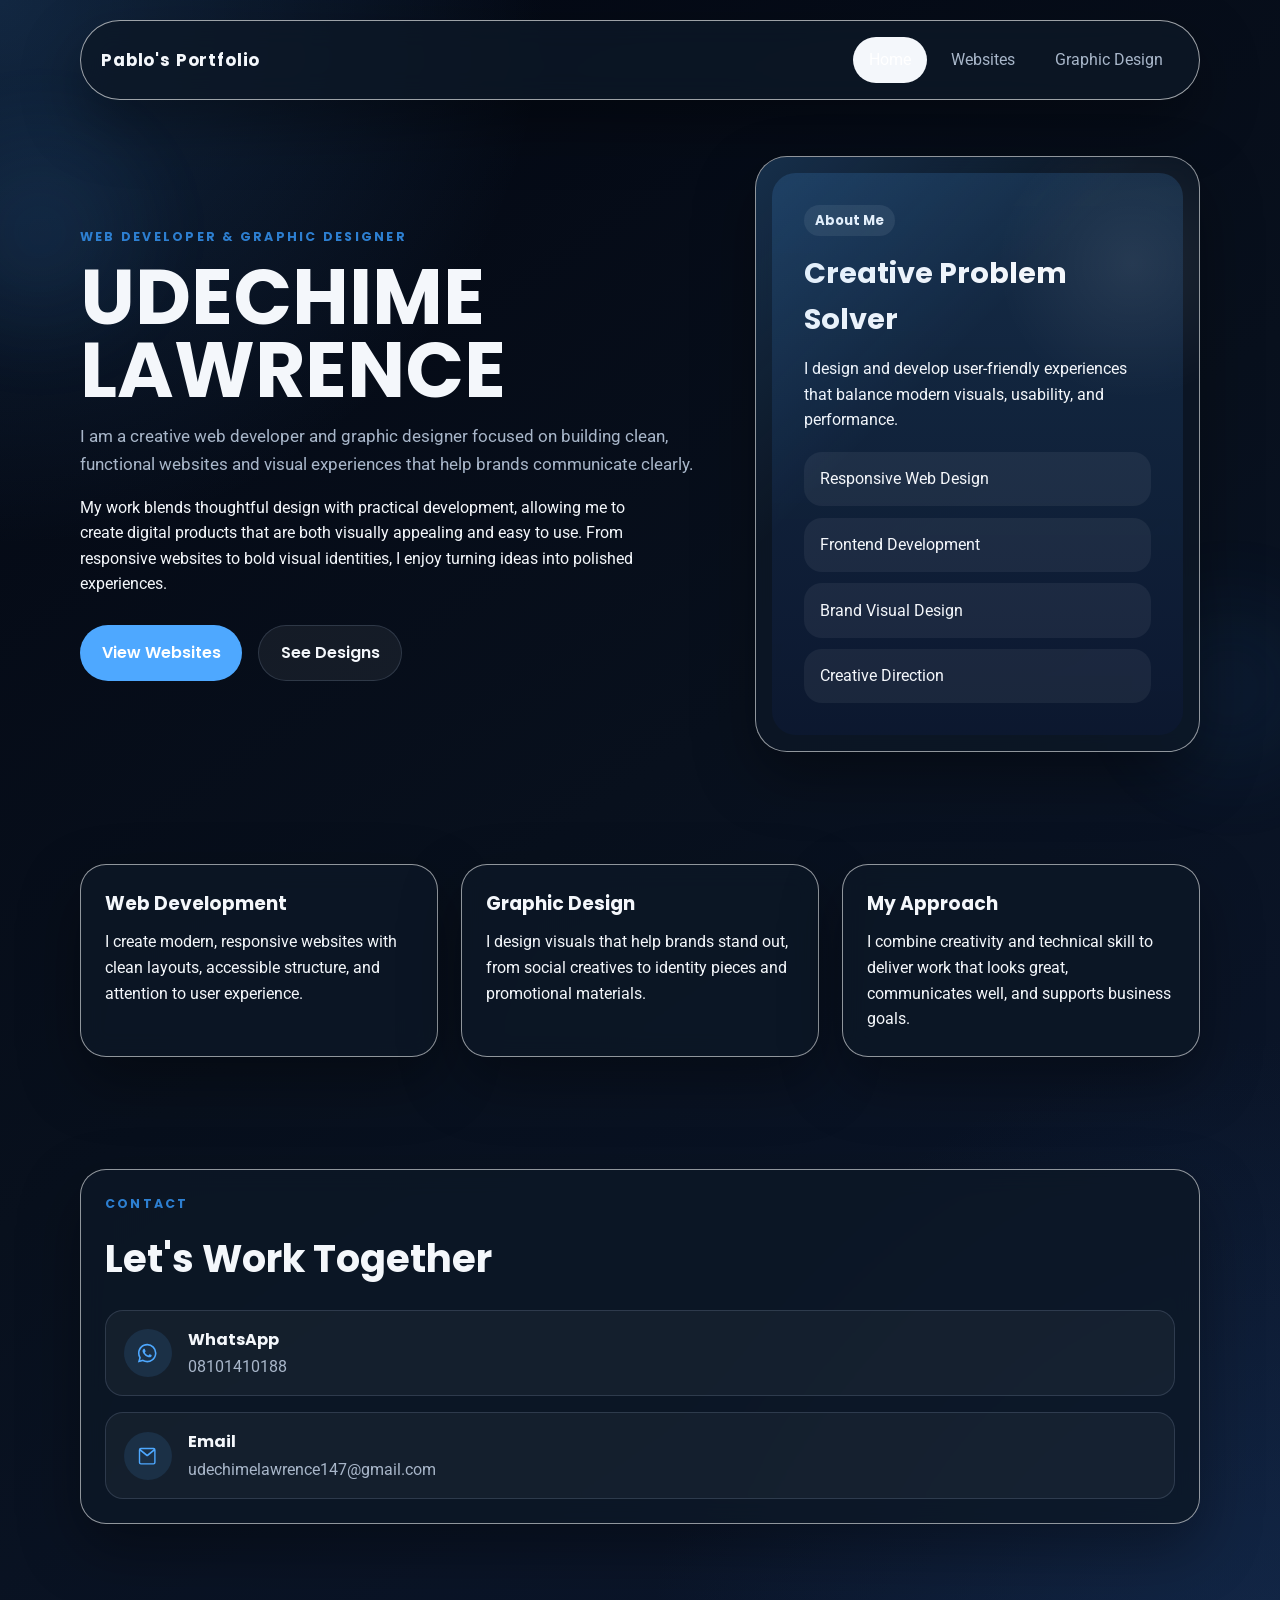
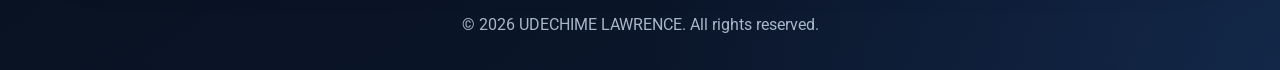
<file: index.html>
<!DOCTYPE html>
<html lang="en">
<head>
  <meta charset="UTF-8">
  <meta name="viewport" content="width=device-width, initial-scale=1.0">
  <title>Pablo's Portfolio | Home</title>
  <link rel="preconnect" href="https://fonts.googleapis.com">
  <link rel="preconnect" href="https://fonts.gstatic.com" crossorigin>
  <link href="https://fonts.googleapis.com/css2?family=Poppins:wght@400;500;600;700;800&family=Roboto:wght@400;500;700&display=swap" rel="stylesheet">
  <link rel="stylesheet" href="styles.css">
</head>
<body>
  <header class="site-header">
    <nav class="navbar">
      <a class="brand" href="index.html">Pablo's Portfolio</a>
      <div class="nav-links">
        <a class="active" href="index.html">Home</a>
        <a href="projects.html">Websites</a>
        <a href="designs.html">Graphic Design</a>
      </div>
    </nav>
  </header>

  <main>
    <section class="hero section">
      <div class="hero-copy">
        <p class="eyebrow">Web Developer & Graphic Designer</p>
        <h1>UDECHIME LAWRENCE</h1>
        <p class="lead">
          I am a creative web developer and graphic designer focused on building clean,
          functional websites and visual experiences that help brands communicate clearly.
        </p>
        <p>
          My work blends thoughtful design with practical development, allowing me to create
          digital products that are both visually appealing and easy to use. From responsive
          websites to bold visual identities, I enjoy turning ideas into polished experiences.
        </p>
        <div class="hero-actions">
          <a class="button primary" href="projects.html">View Websites</a>
          <a class="button secondary" href="designs.html">See Designs</a>
        </div>
      </div>
      <div class="hero-card">
        <div class="profile-panel">
          <span class="panel-label">About Me</span>
          <h2>Creative Problem Solver</h2>
          <p>
            I design and develop user-friendly experiences that balance modern visuals,
            usability, and performance.
          </p>
          <ul class="skill-list">
            <li>Responsive Web Design</li>
            <li>Frontend Development</li>
            <li>Brand Visual Design</li>
            <li>Creative Direction</li>
          </ul>
        </div>
      </div>
    </section>

    <section class="section intro-grid">
      <article class="info-card">
        <h3>Web Development</h3>
        <p>
          I create modern, responsive websites with clean layouts, accessible structure,
          and attention to user experience.
        </p>
      </article>
      <article class="info-card">
        <h3>Graphic Design</h3>
        <p>
          I design visuals that help brands stand out, from social creatives to identity
          pieces and promotional materials.
        </p>
      </article>
      <article class="info-card">
        <h3>My Approach</h3>
        <p>
          I combine creativity and technical skill to deliver work that looks great,
          communicates well, and supports business goals.
        </p>
      </article>
    </section>

    <section class="section">
      <div class="section-heading contact-panel">
        <p class="eyebrow">Contact</p>
        <h2>Let's Work Together</h2>
        <div class="contact-list">
          <a class="contact-item" href="https://wa.me/2348101410188" target="_blank" rel="noreferrer">
            <span class="contact-icon" aria-hidden="true">
              <svg viewBox="0 0 24 24" role="img">
                <path d="M19.05 4.94A9.86 9.86 0 0 0 12.03 2C6.56 2 2.1 6.46 2.1 11.93c0 1.75.46 3.46 1.33 4.97L2 22l5.24-1.38a9.9 9.9 0 0 0 4.79 1.22h.01c5.47 0 9.93-4.46 9.93-9.93a9.84 9.84 0 0 0-2.92-6.97Zm-7.02 15.2h-.01a8.2 8.2 0 0 1-4.18-1.14l-.3-.18-3.11.82.83-3.03-.2-.31a8.2 8.2 0 0 1-1.26-4.37c0-4.52 3.68-8.2 8.21-8.2a8.14 8.14 0 0 1 5.81 2.41 8.15 8.15 0 0 1 2.4 5.8c0 4.53-3.68 8.21-8.19 8.21Zm4.5-6.14c-.25-.13-1.47-.73-1.7-.82-.23-.08-.39-.13-.56.13-.16.25-.65.82-.79.99-.15.16-.29.19-.54.07-.25-.13-1.05-.39-1.99-1.25-.73-.65-1.22-1.46-1.37-1.71-.14-.25-.01-.39.11-.52.11-.11.25-.29.37-.43.12-.15.16-.25.25-.42.08-.16.04-.3-.02-.43-.07-.13-.56-1.34-.76-1.83-.2-.48-.4-.42-.56-.42h-.48c-.16 0-.43.06-.65.3-.22.25-.85.83-.85 2.03 0 1.2.87 2.35 1 2.51.12.16 1.68 2.56 4.06 3.59.57.25 1.01.39 1.36.5.57.18 1.09.15 1.5.09.46-.07 1.47-.6 1.68-1.18.21-.59.21-1.09.14-1.19-.06-.1-.22-.16-.47-.29Z"/>
              </svg>
            </span>
            <span>
              <strong>WhatsApp</strong>
              <span>08101410188</span>
            </span>
          </a>
          <a class="contact-item" href="mailto:udechimelawrence147@gmail.com">
            <span class="contact-icon" aria-hidden="true">
              <svg viewBox="0 0 24 24" role="img">
                <path d="M3 5.25A2.25 2.25 0 0 1 5.25 3h13.5A2.25 2.25 0 0 1 21 5.25v13.5A2.25 2.25 0 0 1 18.75 21H5.25A2.25 2.25 0 0 1 3 18.75V5.25Zm2.03-.75L12 10.08l6.97-5.58H5.03Zm14.47 1.92-6.56 5.25a1.5 1.5 0 0 1-1.88 0L4.5 6.42v12.33c0 .41.34.75.75.75h13.5c.41 0 .75-.34.75-.75V6.42Z"/>
              </svg>
            </span>
            <span>
              <strong>Email</strong>
              <span>udechimelawrence147@gmail.com</span>
            </span>
          </a>
        </div>
      </div>
    </section>
  </main>

  <footer class="site-footer">
    <p>&copy; 2026 UDECHIME LAWRENCE. All rights reserved.</p>
  </footer>
</body>
</html>
</file>
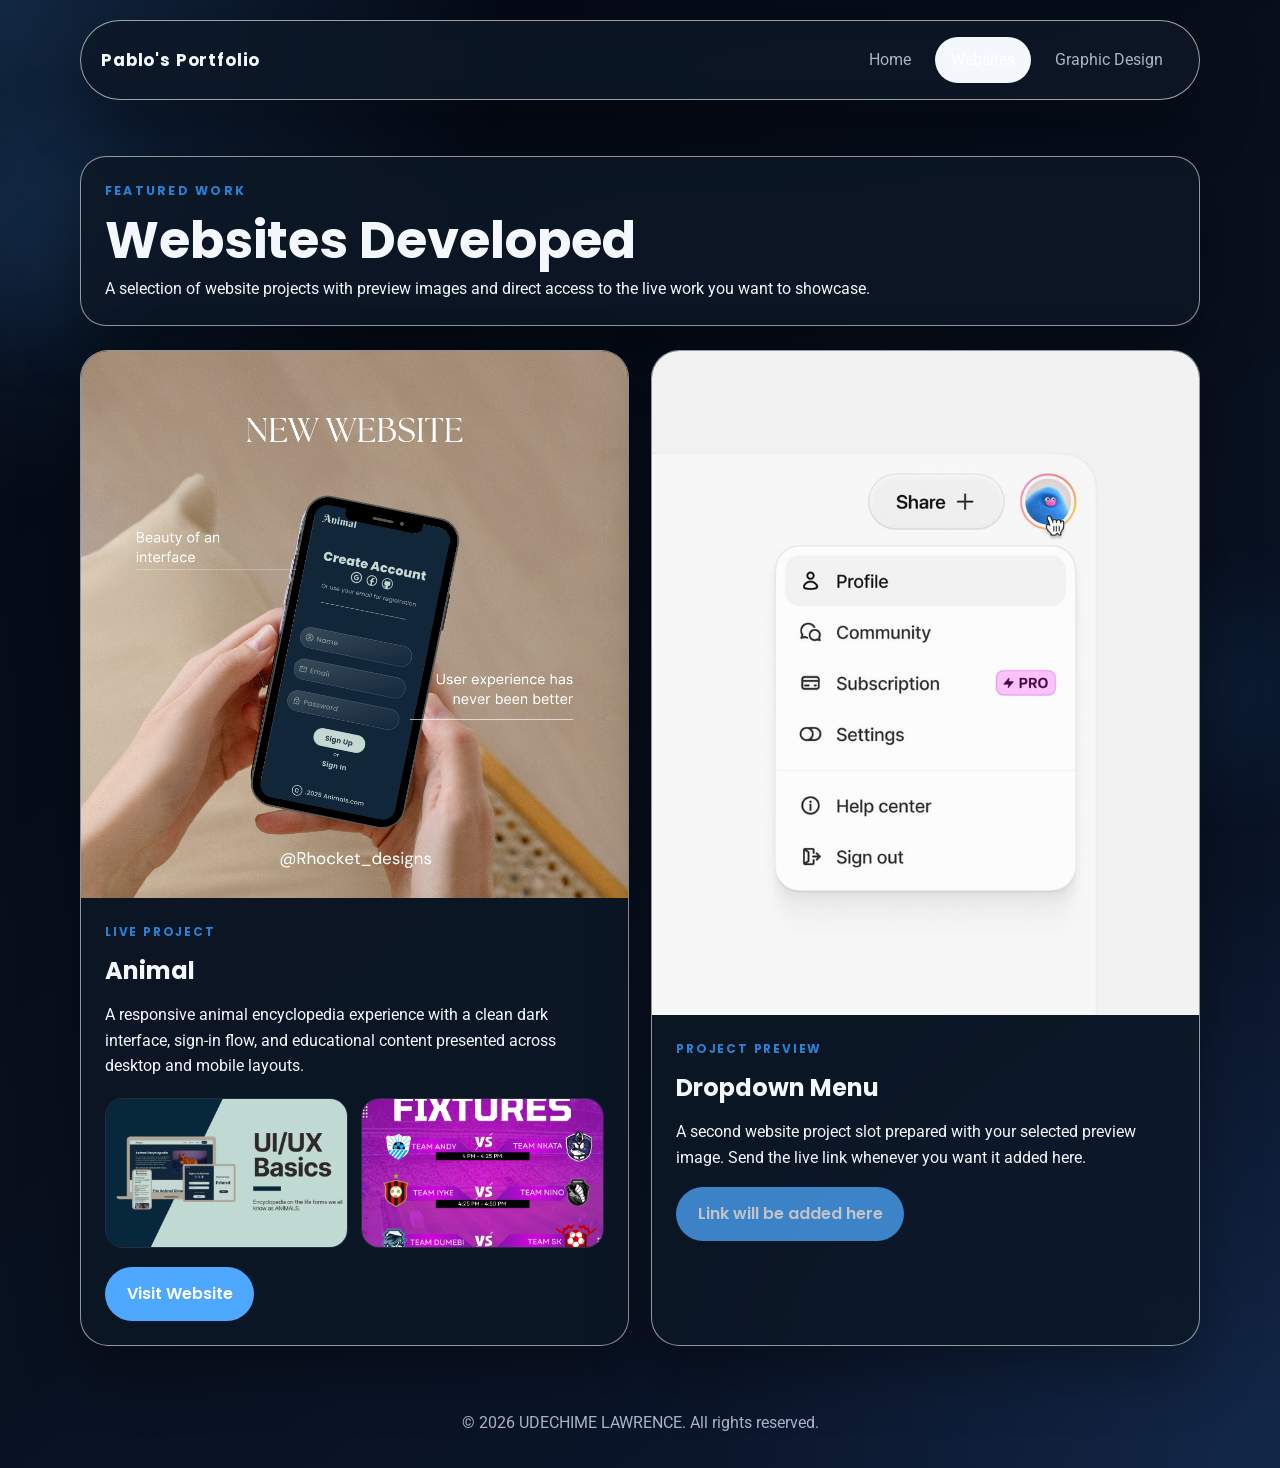
<file: projects.html>
<!DOCTYPE html>
<html lang="en">
<head>
  <meta charset="UTF-8">
  <meta name="viewport" content="width=device-width, initial-scale=1.0">
  <title>Pablo's Portfolio | Websites</title>
  <link rel="preconnect" href="https://fonts.googleapis.com">
  <link rel="preconnect" href="https://fonts.gstatic.com" crossorigin>
  <link href="https://fonts.googleapis.com/css2?family=Poppins:wght@400;500;600;700;800&family=Roboto:wght@400;500;700&display=swap" rel="stylesheet">
  <link rel="stylesheet" href="styles.css">
</head>
<body>
  <header class="site-header">
    <nav class="navbar">
      <a class="brand" href="index.html">Pablo's Portfolio</a>
      <div class="nav-links">
        <a href="index.html">Home</a>
        <a class="active" href="projects.html">Websites</a>
        <a href="designs.html">Graphic Design</a>
      </div>
    </nav>
  </header>

  <main class="section">
    <div class="section-heading">
      <p class="eyebrow">Featured Work</p>
      <h1>Websites Developed</h1>
      <p>
        A selection of website projects with preview images and direct access to the live work you
        want to showcase.
      </p>
    </div>

    <section class="project-grid">
      <article class="project-card">
        <div class="project-image">
          <img src="images/img 1.png" alt="Animal website preview">
        </div>
        <div class="project-content">
          <p class="project-tag">Live Project</p>
          <h2>Animal</h2>
          <p>
            A responsive animal encyclopedia experience with a clean dark interface, sign-in flow,
            and educational content presented across desktop and mobile layouts.
          </p>
          <div class="project-preview-row">
            <img src="images/img 5.png" alt="Animal website preview detail one">
            <img src="images/img 7.png" alt="Animal website preview detail two">
          </div>
          <a class="button primary" href="https://pabloslic.github.io/Animal/" target="_blank" rel="noreferrer">Visit Website</a>
        </div>
      </article>

      <article class="project-card">
        <div class="project-image">
          <img src="images/img 12.jpg" alt="Dropdown Menu website preview">
        </div>
        <div class="project-content">
          <p class="project-tag">Project Preview</p>
          <h2>Dropdown Menu</h2>
          <p>
            A second website project slot prepared with your selected preview image. Send the live
            link whenever you want it added here.
          </p>
          <a class="button primary disabled-link" href="#" aria-disabled="true">Link will be added here</a>
        </div>
      </article>
    </section>
  </main>

  <footer class="site-footer">
    <p>&copy; 2026 UDECHIME LAWRENCE. All rights reserved.</p>
  </footer>
</body>
</html>
</file>
<file: styles.css>
:root {
  --bg: #07111f;
  --surface: rgba(13, 24, 39, 0.82);
  --surface-strong: #101d31;
  --text: #f4f7fb;
  --muted: #a8b6c9;
  --accent: #4ea8ff;
  --accent-dark: #2d7fd1;
  --line: rgba(180, 206, 236, 0.16);
  --shadow: 0 24px 60px rgba(0, 0, 0, 0.35);
}

* {
  box-sizing: border-box;
  margin: 0;
  padding: 0;
}

body {
  position: relative;
  min-height: 100vh;
  font-family: "Roboto", sans-serif;
  color: var(--text);
  background:
    radial-gradient(circle at top left, rgba(78, 168, 255, 0.2), transparent 26%),
    radial-gradient(circle at bottom right, rgba(28, 62, 108, 0.4), transparent 30%),
    linear-gradient(145deg, #030712 0%, #08101d 48%, #0c1830 100%);
  line-height: 1.6;
  overflow-x: hidden;
}

body::before,
body::after {
  content: "";
  position: fixed;
  inset: auto;
  border-radius: 999px;
  pointer-events: none;
  filter: blur(24px);
  opacity: 0.55;
  z-index: -1;
}

body::before {
  top: 8%;
  left: -120px;
  width: 320px;
  height: 320px;
  background: radial-gradient(circle, rgba(78, 168, 255, 0.2), transparent 68%);
}

body::after {
  right: -90px;
  bottom: 8%;
  width: 280px;
  height: 280px;
  background: radial-gradient(circle, rgba(45, 127, 209, 0.18), transparent 70%);
}

a {
  color: inherit;
  text-decoration: none;
}

img {
  display: block;
  max-width: 100%;
}

.site-header,
.site-footer,
.section {
  width: min(1120px, calc(100% - 2rem));
  margin: 0 auto;
}

.site-header {
  padding: 1.25rem 0 0.5rem;
}

.navbar {
  display: flex;
  align-items: center;
  justify-content: space-between;
  gap: 1rem;
  padding: 1rem 1.25rem;
  background: var(--surface);
  border: 1px solid rgba(255, 255, 255, 0.6);
  backdrop-filter: blur(14px);
  border-radius: 999px;
  box-shadow: var(--shadow);
}

.brand {
  font-family: "Poppins", sans-serif;
  font-size: 1.05rem;
  font-weight: 700;
  letter-spacing: 0.05em;
}

.nav-links {
  display: flex;
  gap: 0.5rem;
  flex-wrap: wrap;
}

.nav-links a {
  padding: 0.65rem 1rem;
  border-radius: 999px;
  color: var(--muted);
  transition: 0.25s ease;
}

.nav-links a:hover,
.nav-links a.active {
  background: var(--text);
  color: #fff;
}

.section {
  padding: 3rem 0 4rem;
}

.hero {
  display: grid;
  grid-template-columns: 1.3fr 0.9fr;
  gap: 2rem;
  align-items: center;
  position: relative;
}

.eyebrow {
  margin-bottom: 0.9rem;
  color: var(--accent-dark);
  font-family: "Poppins", sans-serif;
  text-transform: uppercase;
  letter-spacing: 0.18em;
  font-size: 0.78rem;
  font-weight: 700;
}

h1 {
  font-family: "Poppins", sans-serif;
  font-size: clamp(2.8rem, 6vw, 5.1rem);
  line-height: 0.95;
  margin-bottom: 1rem;
}

.lead {
  font-size: 1.08rem;
  color: var(--muted);
  margin-bottom: 1rem;
}

.hero-copy p:last-of-type {
  max-width: 62ch;
}

.hero-actions {
  display: flex;
  flex-wrap: wrap;
  gap: 1rem;
  margin-top: 1.75rem;
}

.button {
  display: inline-flex;
  align-items: center;
  justify-content: center;
  padding: 0.9rem 1.35rem;
  border-radius: 999px;
  font-family: "Poppins", sans-serif;
  font-weight: 600;
  transition: background 0.2s ease;
}

.button.primary {
  background: var(--accent);
  color: #fff;
}

.button.primary:hover {
  background: var(--accent-dark);
}

.button.secondary {
  border: 1px solid var(--line);
  background: rgba(255, 255, 255, 0.06);
}

.hero-card,
.info-card,
.project-card,
.gallery-card,
.section-heading {
  background: var(--surface);
  border: 1px solid rgba(255, 255, 255, 0.55);
  box-shadow: var(--shadow);
  backdrop-filter: blur(12px);
}

.hero-card {
  position: relative;
  border-radius: 32px;
  padding: 1rem;
  overflow: hidden;
}

.hero-card::before {
  content: "";
  position: absolute;
  inset: 0;
  background:
    linear-gradient(135deg, rgba(78, 168, 255, 0.18), transparent 38%),
    radial-gradient(circle at 85% 18%, rgba(255, 255, 255, 0.08), transparent 22%);
  pointer-events: none;
}

.profile-panel {
  min-height: 100%;
  border-radius: 24px;
  padding: 2rem;
  background: linear-gradient(180deg, rgba(78, 168, 255, 0.16), rgba(12, 24, 48, 0.94));
}

.panel-label {
  display: inline-block;
  margin-bottom: 0.9rem;
  padding: 0.3rem 0.7rem;
  border-radius: 999px;
  background: rgba(255, 255, 255, 0.08);
  font-family: "Poppins", sans-serif;
  font-size: 0.82rem;
  font-weight: 700;
}

.profile-panel h2 {
  margin-bottom: 0.85rem;
  font-family: "Poppins", sans-serif;
  font-size: 1.8rem;
}

.skill-list {
  margin-top: 1.2rem;
  list-style: none;
  display: grid;
  gap: 0.7rem;
}

.skill-list li {
  padding: 0.9rem 1rem;
  border-radius: 18px;
  background: rgba(255, 255, 255, 0.06);
}

.intro-grid,
.project-grid,
.gallery-grid {
  display: grid;
  gap: 1.4rem;
}

.intro-grid {
  grid-template-columns: repeat(3, minmax(0, 1fr));
}

.info-card,
.section-heading {
  padding: 1.5rem;
  border-radius: 26px;
}

.info-card,
.project-card,
.gallery-card {
  transition: box-shadow 0.28s ease, border-color 0.28s ease;
}

.info-card:hover,
.project-card:hover,
.gallery-card:hover {
  box-shadow: 0 28px 70px rgba(0, 0, 0, 0.42);
  border-color: rgba(78, 168, 255, 0.35);
}

.info-card h3 {
  margin-bottom: 0.65rem;
  font-family: "Poppins", sans-serif;
}

.section-heading {
  margin-bottom: 1.5rem;
}

.section-heading h1 {
  font-size: clamp(2rem, 4vw, 3.4rem);
  margin-bottom: 0.7rem;
}

.contact-panel h2 {
  font-family: "Poppins", sans-serif;
  font-size: clamp(1.8rem, 3vw, 2.6rem);
  margin-bottom: 1rem;
}

.contact-list {
  display: grid;
  gap: 1rem;
  margin-top: 1.25rem;
}

.contact-item {
  display: flex;
  align-items: center;
  gap: 1rem;
  padding: 1rem 1.1rem;
  border: 1px solid var(--line);
  border-radius: 18px;
  background: rgba(255, 255, 255, 0.04);
  transition: border-color 0.2s ease, background 0.2s ease;
}

.contact-item:hover {
  border-color: rgba(78, 168, 255, 0.35);
  background: rgba(255, 255, 255, 0.07);
}

.contact-icon {
  display: inline-flex;
  align-items: center;
  justify-content: center;
  width: 3rem;
  height: 3rem;
  border-radius: 50%;
  background: rgba(78, 168, 255, 0.12);
  color: var(--accent);
  flex-shrink: 0;
}

.contact-icon svg {
  width: 1.4rem;
  height: 1.4rem;
  fill: currentColor;
}

.contact-item strong {
  display: block;
  font-family: "Poppins", sans-serif;
  margin-bottom: 0.1rem;
}

.contact-item span span {
  color: var(--muted);
  word-break: break-word;
}

.project-grid {
  grid-template-columns: repeat(2, minmax(0, 1fr));
}

.project-card {
  overflow: hidden;
  border-radius: 28px;
}

.project-image,
.gallery-card {
  min-height: 240px;
}

.project-image img {
  width: 100%;
  height: 100%;
  object-fit: cover;
}

.project-content {
  padding: 1.5rem;
}

.project-tag {
  margin-bottom: 0.65rem;
  color: var(--accent-dark);
  font-family: "Poppins", sans-serif;
  text-transform: uppercase;
  letter-spacing: 0.15em;
  font-size: 0.75rem;
  font-weight: 700;
}

.project-content h2 {
  margin-bottom: 0.75rem;
  font-family: "Poppins", sans-serif;
}

.project-preview-row {
  display: grid;
  grid-template-columns: repeat(2, minmax(0, 1fr));
  gap: 0.8rem;
  margin: 1.2rem 0;
}

.project-preview-row img {
  width: 100%;
  height: 150px;
  object-fit: cover;
  border-radius: 18px;
  border: 1px solid rgba(180, 206, 236, 0.14);
}

.placeholder-block {
  display: grid;
  place-items: center;
  padding: 2rem;
  border: 1px dashed rgba(180, 206, 236, 0.22);
  background:
    linear-gradient(135deg, rgba(78, 168, 255, 0.12), rgba(14, 25, 43, 0.9)),
    repeating-linear-gradient(
      45deg,
      rgba(255, 255, 255, 0.05) 0,
      rgba(255, 255, 255, 0.05) 12px,
      rgba(78, 168, 255, 0.04) 12px,
      rgba(78, 168, 255, 0.04) 24px
    );
  color: var(--muted);
  font-weight: 600;
  text-align: center;
}

.disabled-link {
  margin-top: 1rem;
  pointer-events: none;
  opacity: 0.75;
}

.gallery-grid {
  grid-template-columns: repeat(2, minmax(0, 1fr));
}

.gallery-card {
  position: relative;
  display: flex;
  align-items: flex-end;
  border-radius: 24px;
  overflow: hidden;
  cursor: pointer;
  border: none;
}

.gallery-card img {
  position: absolute;
  inset: 0;
  width: 100%;
  height: 100%;
  object-fit: cover;
}

.gallery-card::after {
  content: none;
}

.lightbox {
  position: fixed;
  inset: 0;
  display: flex;
  align-items: center;
  justify-content: center;
  padding: 1.5rem;
  background: rgba(15, 13, 12, 0.86);
  opacity: 0;
  pointer-events: none;
  transition: opacity 0.25s ease;
}

.lightbox.open {
  opacity: 1;
  pointer-events: auto;
}

.lightbox img {
  max-width: min(960px, 100%);
  max-height: 85vh;
  border-radius: 18px;
  box-shadow: 0 20px 60px rgba(0, 0, 0, 0.35);
}

.lightbox-close {
  position: absolute;
  top: 1.2rem;
  right: 1.2rem;
  width: 3rem;
  height: 3rem;
  border: none;
  border-radius: 50%;
  font-size: 1.8rem;
  background: #fff;
  cursor: pointer;
}

.site-footer {
  padding: 0 0 2rem;
  color: var(--muted);
  text-align: center;
}

@media (max-width: 900px) {
  .hero,
  .intro-grid,
  .gallery-grid {
    grid-template-columns: 1fr;
  }

  .project-grid {
    grid-template-columns: 1fr;
  }

  .navbar {
    border-radius: 28px;
    flex-direction: column;
  }

  h1 {
    line-height: 1;
  }
}

@media (max-width: 640px) {
  .site-header,
  .site-footer,
  .section {
    width: min(100% - 1.2rem, 1120px);
  }

  .section {
    padding: 2rem 0 3rem;
  }

  .hero-actions,
  .nav-links {
    flex-direction: column;
  }

  .button,
  .nav-links a {
    width: 100%;
  }
}
</file>
